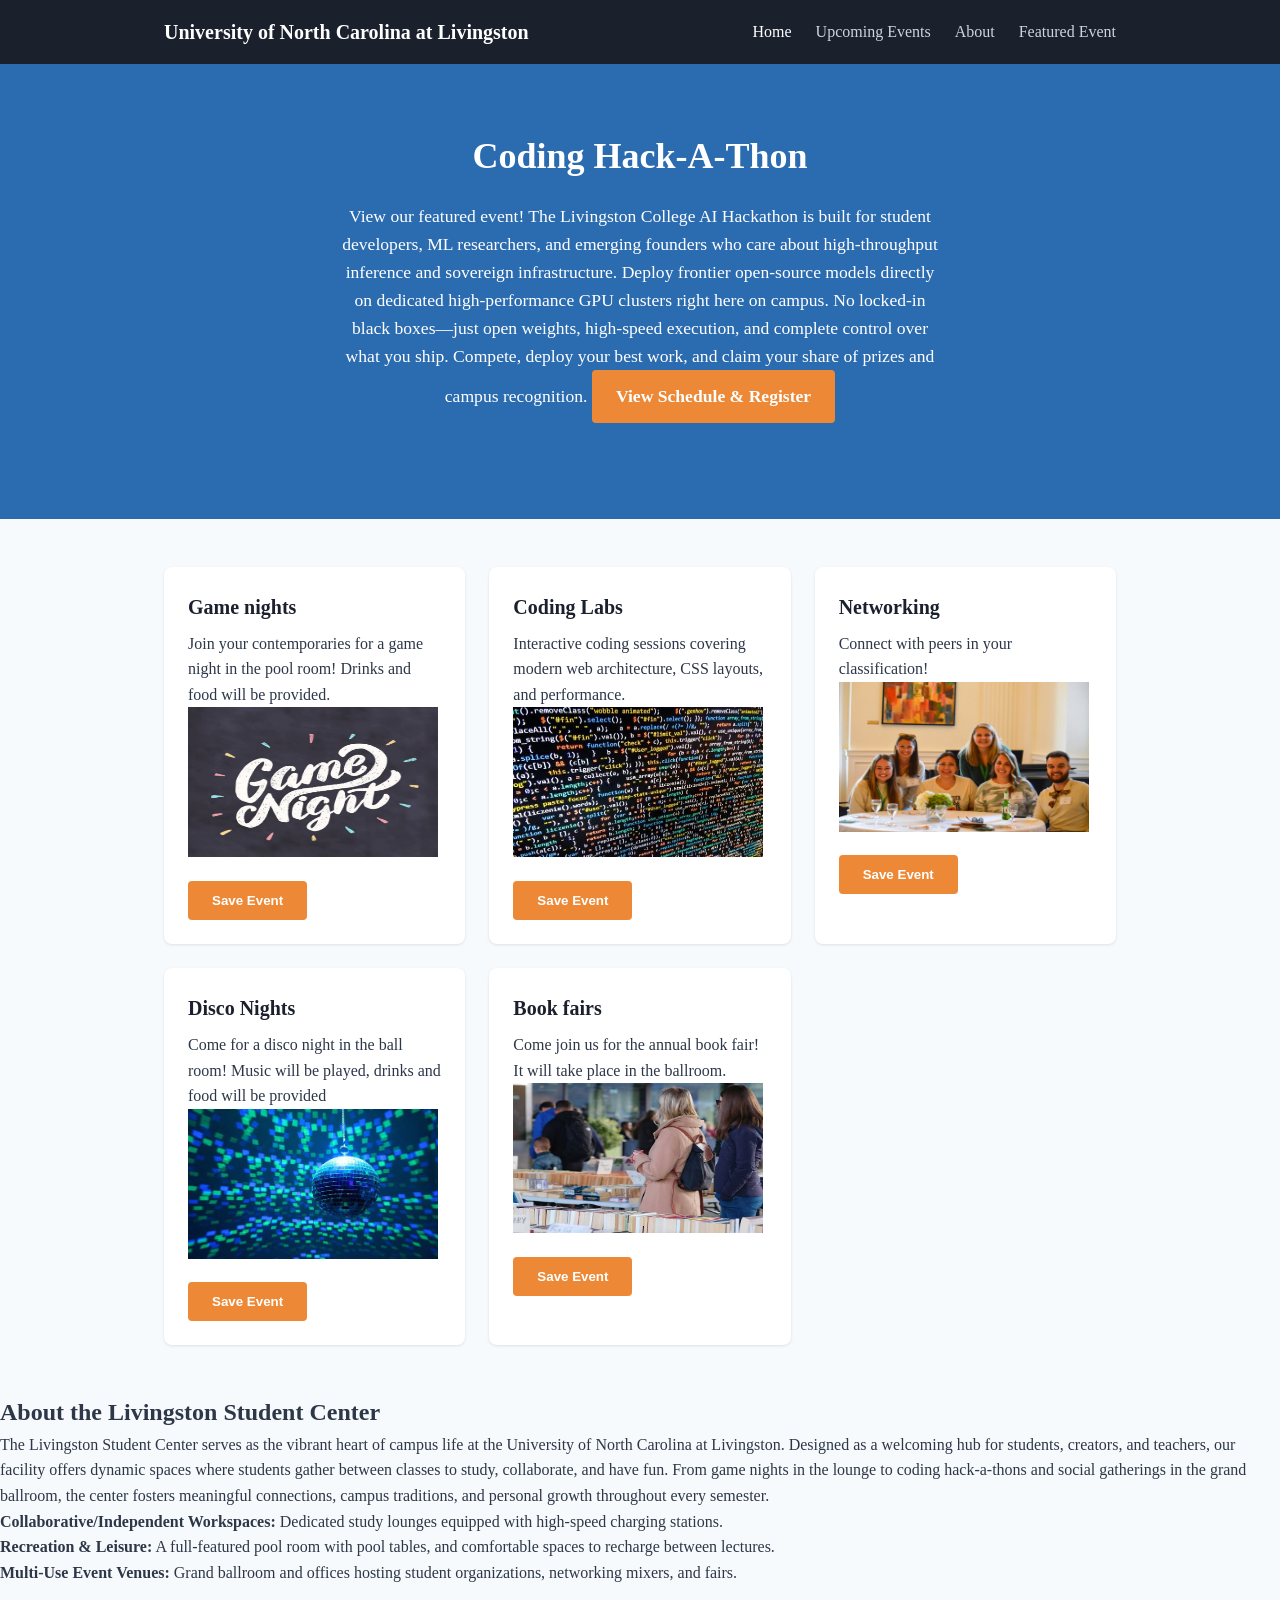
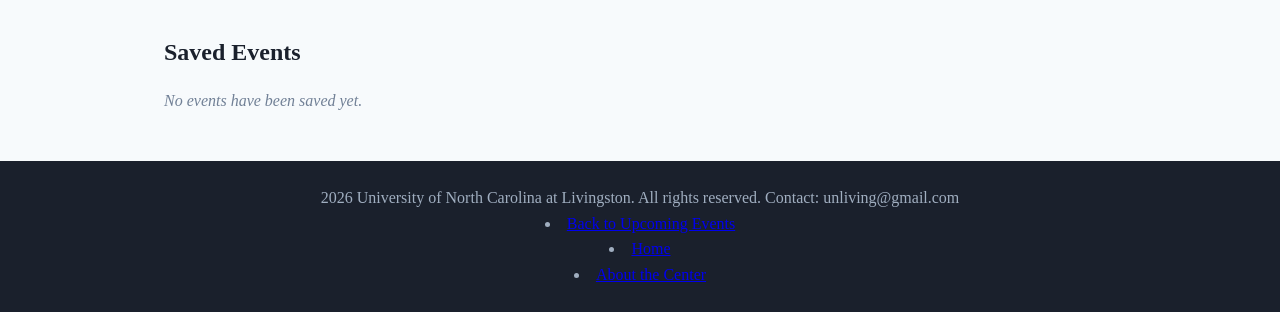
<file: index.html>
<!DOCTYPE html>
<html lang="en">

<head>
    <meta charset="UTF-8">
    <meta name="viewport" content="width=device-width, initial-scale=1.0">
    <title>University of North Carolina at Livingston| Home</title>
    <link rel="stylesheet" href="style.css">
    <script src="script.js" defer></script>
</head>

<body>
    <header>
        <nav class="navbar">
            <div class="title">University of North Carolina at Livingston</div>
            <ul class="nav-links">
                <li><a href="index.html" class="active">Home</a></li>
                <li><a href="event.html">Upcoming Events</a></li>
                <li><a href="#about" class="nav-link">About</a></li>
                <li><a href="event.html" class="nav-link">Featured Event</a></li>
            </ul>
        </nav>
    </header>

    <main>
        <section class="hero">
            <h1>Coding Hack-A-Thon</h1>
            <p>View our featured event!
                The Livingston College AI Hackathon is built for student developers, ML researchers, and emerging
                founders who care about high-throughput inference and sovereign infrastructure.
                Deploy frontier open-source models directly on dedicated high-performance GPU clusters right here on
                campus.
                No locked-in black boxes—just open weights, high-speed execution, and complete control over what you
                ship.
                Compete, deploy your best work, and claim your share of prizes and campus recognition.
                <a href="event.html" class="cta-button">View Schedule & Register</a>
        </section>


        <section class="events">
            <article class="card">
                <h2>Game nights</h2>
                <p>Join your contemporaries for a game night in the pool room! Drinks and food will be provided.</p>
                <img src="images/gamenight.jpg" alt="Game Night"  width="250" height="150">
            </article>
            <article class="card">
                <h2>Coding Labs</h2>
                <p>Interactive coding sessions covering modern web architecture, CSS layouts, and performance.</p>
                <img src="images/coding.jpg" alt="Coding labs" width="250" height="150">
            </article>
            <article class="card">
                <h2>Networking</h2>
                <p>Connect with peers in your classification!</p>
                <img src="images/assignment2.alumni.jpg" alt="Alumni and students networking" width="250" height="150">
            </article>
            <article class="card">
                <h2>Disco Nights</h2>
                <p>Come for a disco night in the ball room! Music will be played, drinks and food will be provided </p>
                <img src="images/disco.jpg" alt="Disco Night" width="250" height="150">
            </article>
            <article class="card">
                <h2>Book fairs</h2>
                <p>Come join us for the annual book fair! It will take place in the ballroom.</p>
                <img src="images/book fair.jpg" alt="Book Fair" width="250" height="150">
            </article>
        </section>


        <section id="about" class="about">
            <h2>About the Livingston Student Center</h2>
            <p>
                The Livingston Student Center serves as the vibrant heart of campus life at the University of North
                Carolina at Livingston.
                Designed as a welcoming hub for students, creators, and teachers, our facility offers dynamic spaces
                where students gather between classes to study, collaborate, and have fun.
                From game nights in the lounge to coding hack-a-thons and social gatherings in the grand ballroom, the
                center fosters meaningful connections, campus traditions, and personal growth throughout every semester.
            </p>
            <ul>
                <li><strong>Collaborative/Independent Workspaces:</strong> Dedicated study lounges equipped with
                    high-speed charging stations.</li>
                <li><strong>Recreation & Leisure:</strong> A full-featured pool room with pool tables, and
                    comfortable spaces to recharge between lectures.</li>
                <li><strong>Multi-Use Event Venues:</strong> Grand ballroom and offices hosting student organizations,
                    networking mixers, and fairs.</li>
            </ul>
        </section>
    </main>
    <footer>
        <p> 2026 University of North Carolina at Livingston. All rights reserved.
            Contact: unliving@gmail.com
            <li><a href="index.html#events"> Back to Upcoming Events</a></li>
            <li><a href="index.html">Home</a></li>
            <li><a href="index.html#about">About the Center</a></li>
            </ul>
            </div>
            </div>
        </p>
    </footer>
</body>

</html>
</file>
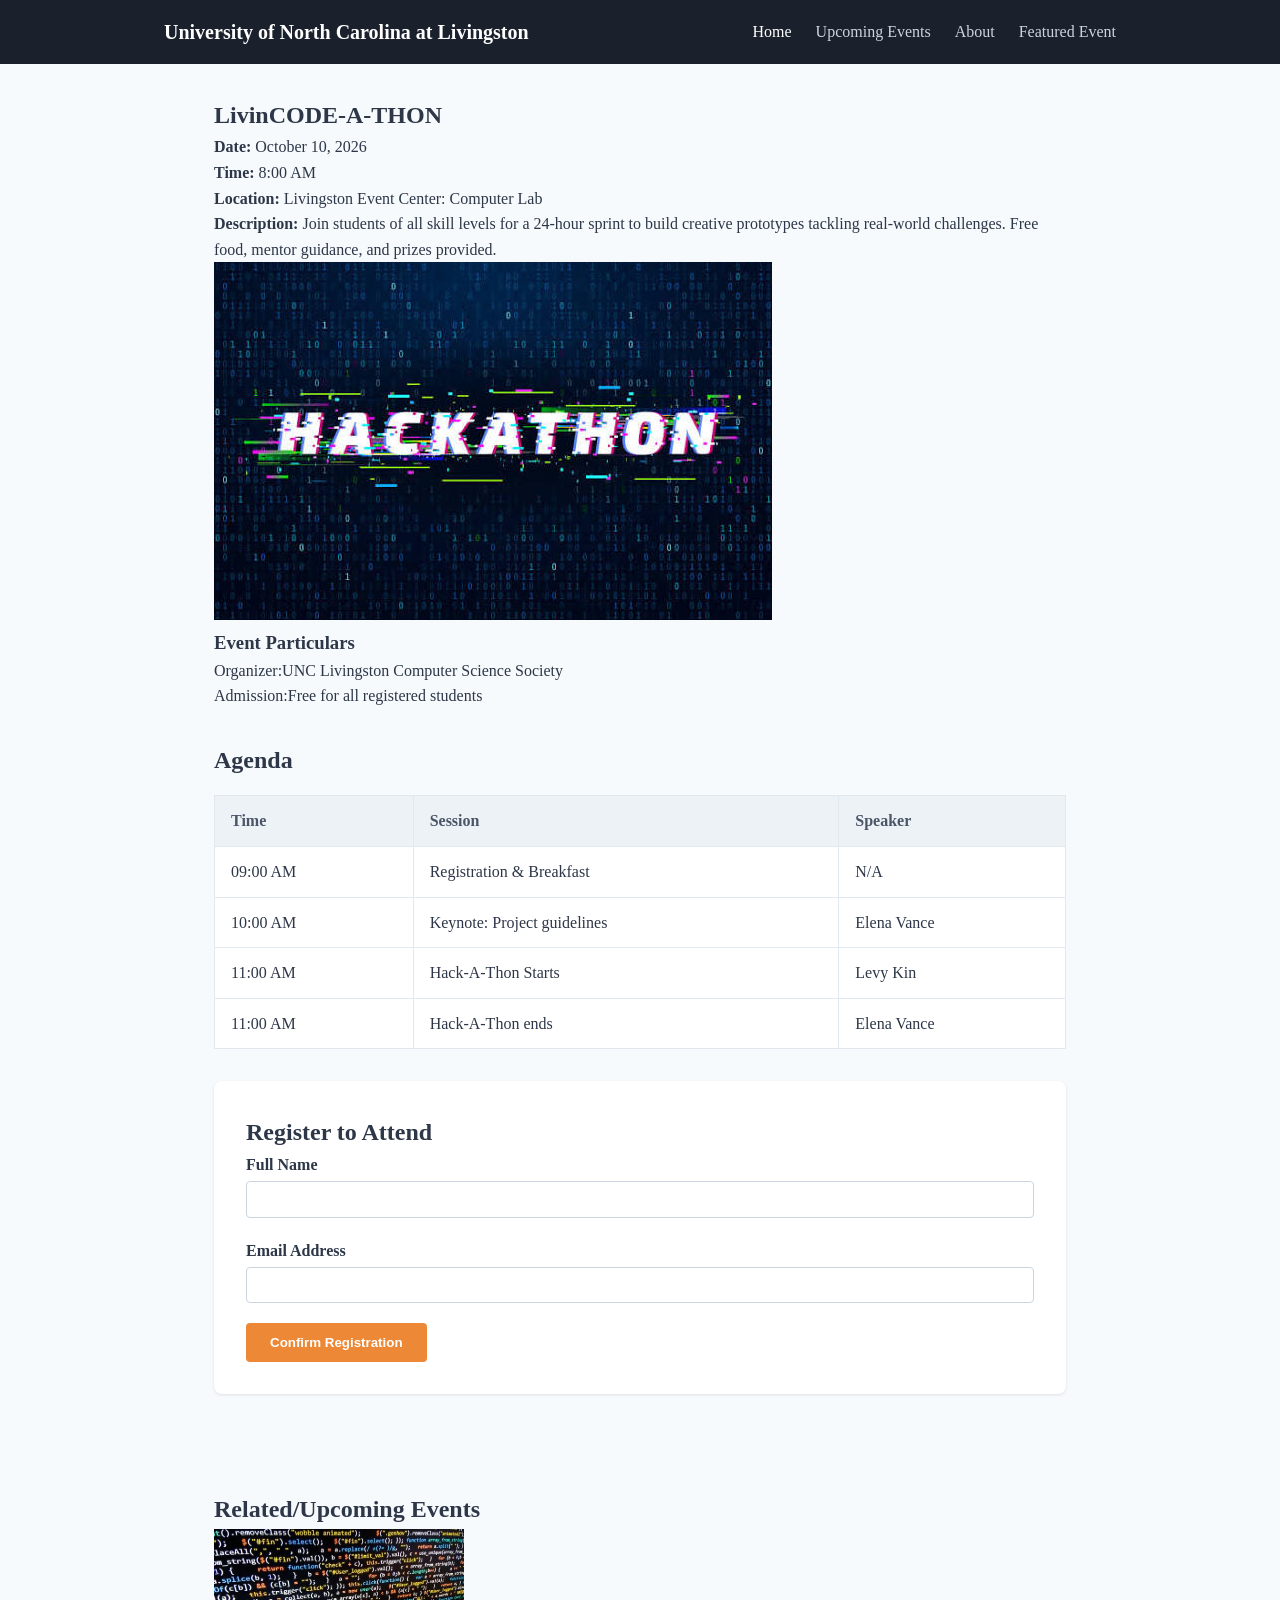
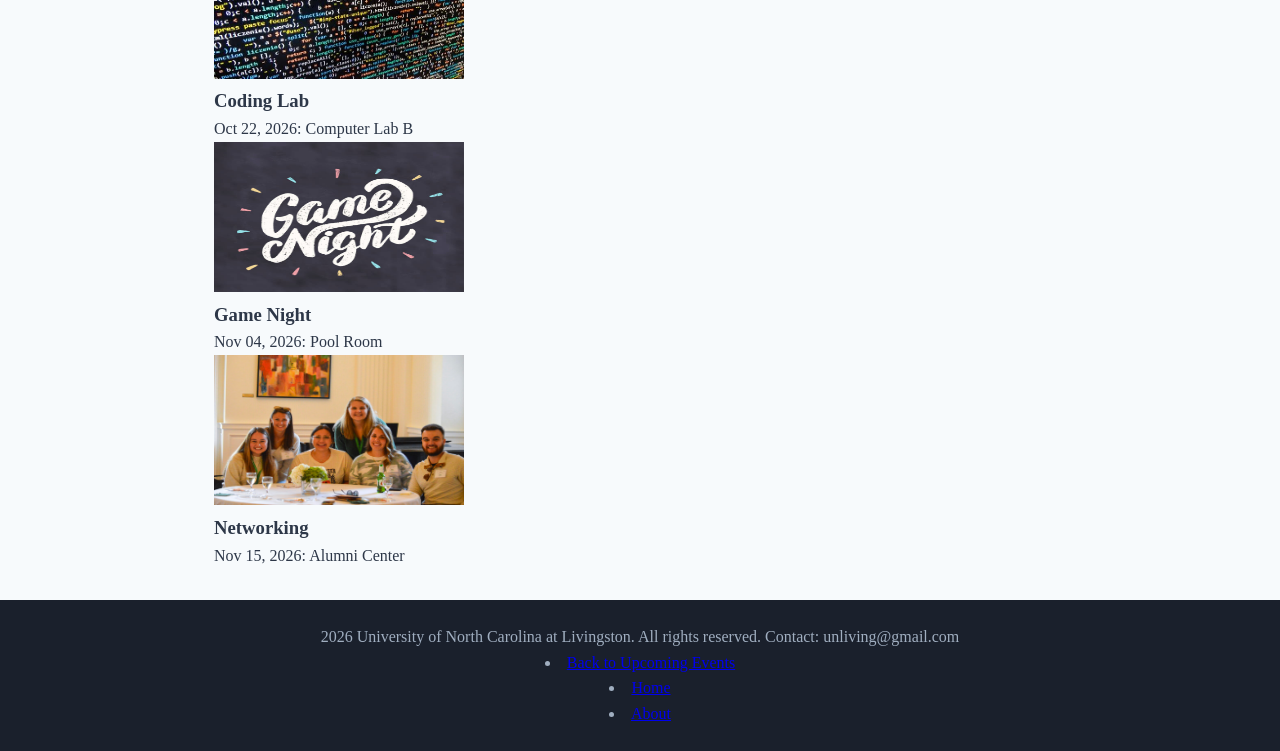
<file: event.html>
<!DOCTYPE html>
<html lang="en">

<head>
    <meta charset="UTF-8">
    <meta name="viewport" content="width=device-width, initial-scale=1.0">
    <title>University of North Carolina at Livingston| Home</title>
    <link rel="stylesheet" href="style.css">
</head>

<body>
    <header>
        <nav class="navbar">
            <div class="title">University of North Carolina at Livingston</div>
            <ul class="nav-links">
                <li><a href="index.html" class="active">Home</a></li>
                <li><a href="event.html">Upcoming Events</a></li>
                <li><a href="index.html#about" class="nav-link">About</a></li>
                <li><a href="event.html" class="nav-link">Featured Event</a></li>
                <link rel="icon" type="image/png" href="images/favicon.png">
            </ul>
        </nav>
    </header>

    <main class="container">
        <section class="event-introduction">
            <h1>LivinCODE-A-THON</h1>
            <p><strong>Date:</strong> October 10, 2026</p>
            <p><strong>Time:</strong> 8:00 AM</p>
            <p><strong>Location:</strong> Livingston Event Center: Computer Lab</p>
            <p><strong>Description: </strong>Join students of all skill levels for a 24-hour sprint to build creative
                prototypes tackling real-world challenges.
                Free food, mentor guidance, and prizes provided.</p>
            <img src="images/hackathon.jpg" alt="Hackathon">

        </section>

        <aside class="sidebar-column">
            <div class="sidebar-card">
                <h3>Event Particulars</h3>
                <dl class="details-list">
                    <dt>Organizer:UNC Livingston Computer Science Society </dt>
            </div>
            <div class="detail-item">
                <dt>Admission:Free for all registered students </dt>
            </div>
            </dl>
            <section class="schedule-section">
                <h2>Agenda</h2>
                <table class="schedule-table">
                    <thead>
                        <tr>
                            <th>Time</th>
                            <th>Session</th>
                            <th>Speaker</th>
                        </tr>
                    </thead>
                    <tbody>
                        <tr>
                            <td>09:00 AM</td>
                            <td>Registration & Breakfast</td>
                            <td>N/A</td>
                        </tr>
                        <tr>
                            <td>10:00 AM</td>
                            <td>Keynote: Project guidelines </td>
                            <td>Elena Vance</td>
                        </tr>
                        <tr>
                            <td>11:00 AM</td>
                            <td>Hack-A-Thon Starts</td>
                            <td>Levy Kin</td>
                        </tr>
                        <tr>
                            <td>11:00 AM</td>
                            <td>Hack-A-Thon ends</td>
                            <td>Elena Vance</td>
                        </tr>
                    </tbody>
                </table>
            </section>

            <section class="registration-section">
                <h2>Register to Attend</h2>
                <form class="event-form" action="#" method="post">
                    <div class="form-group">
                        <label for="fullName">Full Name</label>
                        <input type="text" id="fullName" name="fullName" required>
                    </div>
                    <div class="form-group">
                        <label for="email">Email Address</label>
                        <input type="email" id="email" name="email" required>
                    </div>
                    <button type="submit" class="cta-button">Confirm Registration</button>
                </form>
            </section>
    </main>
    <section class="related-events-section">
        <div class="container">
            <h2>Related/Upcoming Events</h2>
            <div class="related-events-wrapper">

                <article class="compact-card">
                    <img src="images/coding.jpg" alt="Coding labs" width="250" height="150">
                    <div class=" compact-body">
                        <span class="badge category-web"></span>
                        <h3>Coding Lab</h3>
                        <p><time datetime="2026-10-22">Oct 22, 2026</time>: Computer Lab B</p>
                </article>
                <article class="compact-card">
                    <img src="images/gamenight.jpg" alt="Game Night"  width="250" height="150">
                    <div class="compact-body">
                        <h3>Game Night</h3>
                        <p><time datetime="2026-11-04">Nov 04, 2026</time>: Pool Room</p>
                    </div>
                </article>

                <article class="compact-card">
                    <img src="images/assignment2.alumni.jpg" alt="Alumni and students networking" width="250" height="150">
                    <div class="compact-body">
                        <h3>Networking</h3>
                        <p><time datetime="2026-11-15">Nov 15, 2026</time>: Alumni Center</p>
                    </div>
                </article>

            </div>
        </div>
    </section>
    </main>
    <footer>
        <p> 2026 University of North Carolina at Livingston. All rights reserved.
            Contact: unliving@gmail.com</p>
        <li><a href="index.html#events"> Back to Upcoming Events</a></li>
        <li><a href="index.html">Home</a></li>
        <li><a href="index.html#about">About</a></li>
        </ul>
        </div>
        </div>
    </footer>
    </footer>
</body>

</html>
</file>
<file: style.css>
* {
    margin: 0;
    padding: 0;
    box-sizing: border-box;
}

body {
    font-family: Cambria, Cochin, Georgia, Times, 'Times New Roman', serif;
    line-height: 1.6;
    color: #2d3748;
    background-color: #f7fafc;
    display: flex;
    flex-direction: column;
    min-height: 100vh;
}


header {
    background-color: #1a202c;
}

.navbar {
    max-width: 1000px;
    margin: 0 auto;
    display: flex;
    justify-content: space-between;
    align-items: center;
    padding: 1rem 1.5rem;
}

.title {
    color: #ffffff;
    font-weight: 700;
    font-size: 1.25rem;
}

.nav-links {
    list-style: none;
    display: flex;
    gap: 1.5rem;
}

.nav-links a {
    color: #cbd5e0;
    text-decoration: none;
    font-weight: 500;
}

.nav-links a:hover,
.nav-links a.active {
    color: #ffffff;
}

/* Main*/
main {
    flex: 1;
}

.container {
    max-width: 900px;
    margin: 2rem auto;
    padding: 0 1.5rem;
}


.hero {
    background-color: #2b6cb0;
    color: #ffffff;
    text-align: center;
    padding: 4rem 1.5rem;
}

.hero h1 {
    font-size: 2.25rem;
    margin-bottom: 1rem;
}

.hero p {
    font-size: 1.1rem;
    max-width: 600px;
    margin: 0 auto 2rem;
}

.cta-button {
    display: inline-block;
    background-color: #ed8936;
    color: #ffffff;
    padding: 0.75rem 1.5rem;
    border-radius: 4px;
    text-decoration: none;
    font-weight: 600;
    border: none;
    cursor: pointer;
}

.cta-button:hover {
    background-color: #dd6b20;
}


.events {
    max-width: 1000px;
    margin: 3rem auto;
    padding: 0 1.5rem;
    display: grid;
    grid-template-columns: repeat(auto-fit, minmax(250px, 1fr));
    gap: 1.5rem;
}

.card {
    background: #ffffff;
    padding: 1.5rem;
    border-radius: 8px;
    box-shadow: 0 1px 3px rgba(0, 0, 0, 0.1);
}

.card h2 {
    font-size: 1.25rem;
    margin-bottom: 0.5rem;
    color: #1a202c;
}


.save-event-btn {
    display: block;
    margin-top: 1rem;
}


.card.saved-event {
    border: 2px solid #2b6cb0;
    background-color: #ebf8ff;
}


.saved-events-section {
    max-width: 1000px;
    margin: 3rem auto;
    padding: 0 1.5rem;
}

.saved-events-section h2 {
    margin-bottom: 1rem;
    color: #1a202c;
}

.no-saved-events {
    color: #718096;
    font-style: italic;
}

.no-saved-events.hidden {
    display: none;
}

.saved-events-list {
    list-style: none;
    display: grid;
    grid-template-columns: repeat(auto-fit, minmax(220px, 1fr));
    gap: 1rem;
}

.saved-event-item {
    background: #ffffff;
    padding: 1rem 1.25rem;
    border-radius: 8px;
    box-shadow: 0 1px 3px rgba(0, 0, 0, 0.1);
    border-left: 4px solid #2b6cb0;
}

.saved-event-name {
    display: block;
    color: #1a202c;
    margin-bottom: 0.25rem;
}

.saved-event-detail {
    color: #4a5568;
    font-size: 0.95rem;
}


.schedule-section {
    margin: 2rem 0;
}

.schedule-table {
    width: 100%;
    border-collapse: collapse;
    margin-top: 1rem;
    background: #ffffff;
}

.schedule-table th,
.schedule-table td {
    border: 1px solid #e2e8f0;
    padding: 0.75rem 1rem;
    text-align: left;
}

.schedule-table th {
    background-color: #edf2f7;
    color: #4a5568;
}


.registration-section {
    background: #ffffff;
    padding: 2rem;
    border-radius: 8px;
    margin-bottom: 2rem;
    box-shadow: 0 1px 3px rgba(0, 0, 0, 0.1);
}

.form-group {
    margin-bottom: 1.25rem;
}

.form-group label {
    display: block;
    font-weight: 600;
    margin-bottom: 0.25rem;
}

.form-group input,
.form-group select {
    width: 100%;
    padding: 0.6rem;
    border: 1px solid #cbd5e0;
    border-radius: 4px;
}


footer {
    background-color: #1a202c;
    color: #a0aec0;
    text-align: center;
    padding: 1.5rem;
    margin-top: auto;
}


/* 1. Tablet Screens (max-width: 768px) */
@media screen and (max-width: 768px) {
    .container {
        padding: 0 1rem;
        margin: 1.5rem auto;
    }

    .hero {
        padding: 2.5rem 1rem;
    }

    .hero h1 {
        font-size: 1.85rem;
    }


    .related-events-wrapper {
        display: flex;
        flex-wrap: wrap;
        gap: 1rem;
        justify-content: center;
    }
}

/* 2. Mobile Screens (max-width: 480px) */
@media screen and (max-width: 480px) {
    .navbar {
        flex-direction: column;
        gap: 1rem;
        text-align: center;
    }

    .nav-links {
        flex-direction: column;
        gap: 0.75rem;
    }


    .schedule-section {
        overflow-x: auto;
    }

    .schedule-table {
        min-width: 380px;
    }

    .registration-section {
        padding: 1.25rem;
    }

    .compact-card img {
        width: 100%;
        height: auto;
    }
}
</file>
